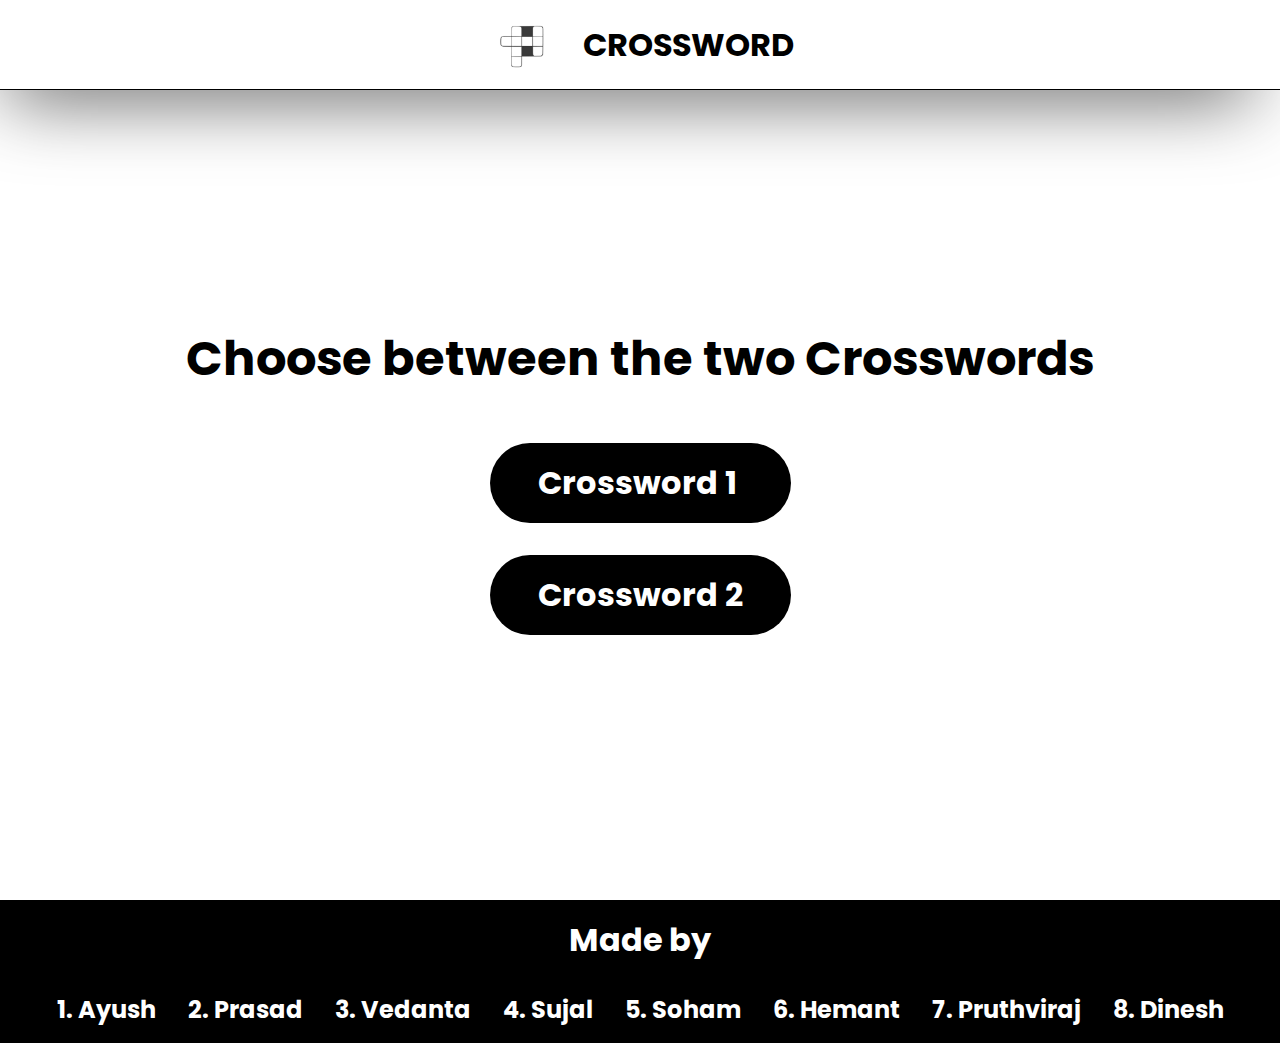
<file: index.html>
<!DOCTYPE html>
<html lang="en">
<head>
    <meta charset="UTF-8">
    <meta http-equiv="X-UA-Compatible" content="IE=edge">
    <meta name="viewport" content="width=device-width, initial-scale=1.0">
    <title>Crossword</title>
    <link rel="shortcut icon" href="img/favicon_white.png" type="image/x-icon">
    <link rel="stylesheet" href="style.css">
    <link rel="preconnect" href="https://fonts.googleapis.com">
    <link rel="preconnect" href="https://fonts.gstatic.com" crossorigin>
    <link href="https://fonts.googleapis.com/css2?family=Poppins:ital,wght@0,100;0,200;0,300;0,400;0,500;0,600;0,700;0,800;0,900;1,100;1,200;1,300;1,400;1,500;1,600;1,700;1,800;1,900&display=swap" rel="stylesheet">
</head>
<body>
    <nav class="navbar">
        <div class="content">
            <img src="img/favicon.png" alt="CS">
            <h1>CROSSWORD</h1>
        </div>
    </nav>

    <div class="main_body">
        <h1 class="title">Choose between the two Crosswords</h1>
        <div class="crossword">
            <a href="crossword1/">
                <div class="crossword1">
                    <h1>Crossword 1</h1>
                </div>
            </a>
            <a href="crossword2/">
                <div class="crossword2">
                    <h1>Crossword 2</h1>
                </div>
            </a>
    </div>

    <div class="footer">
        <h1>Made by  </h1>
        <div class="people">
            <h2 class="person">1. Ayush</h2>
            <h2 class="person">2. Prasad</h2>
            <h2 class="person">3. Vedanta</h2>
            <h2 class="person">4. Sujal</h2>
            <h2 class="person">5. Soham</h2>
            <h2 class="person">6. Hemant</h2>
            <h2 class="person">7. Pruthviraj</h2>
            <h2 class="person">8. Dinesh</h2>
        </div>
    </div>
</body>
</html>
</file>
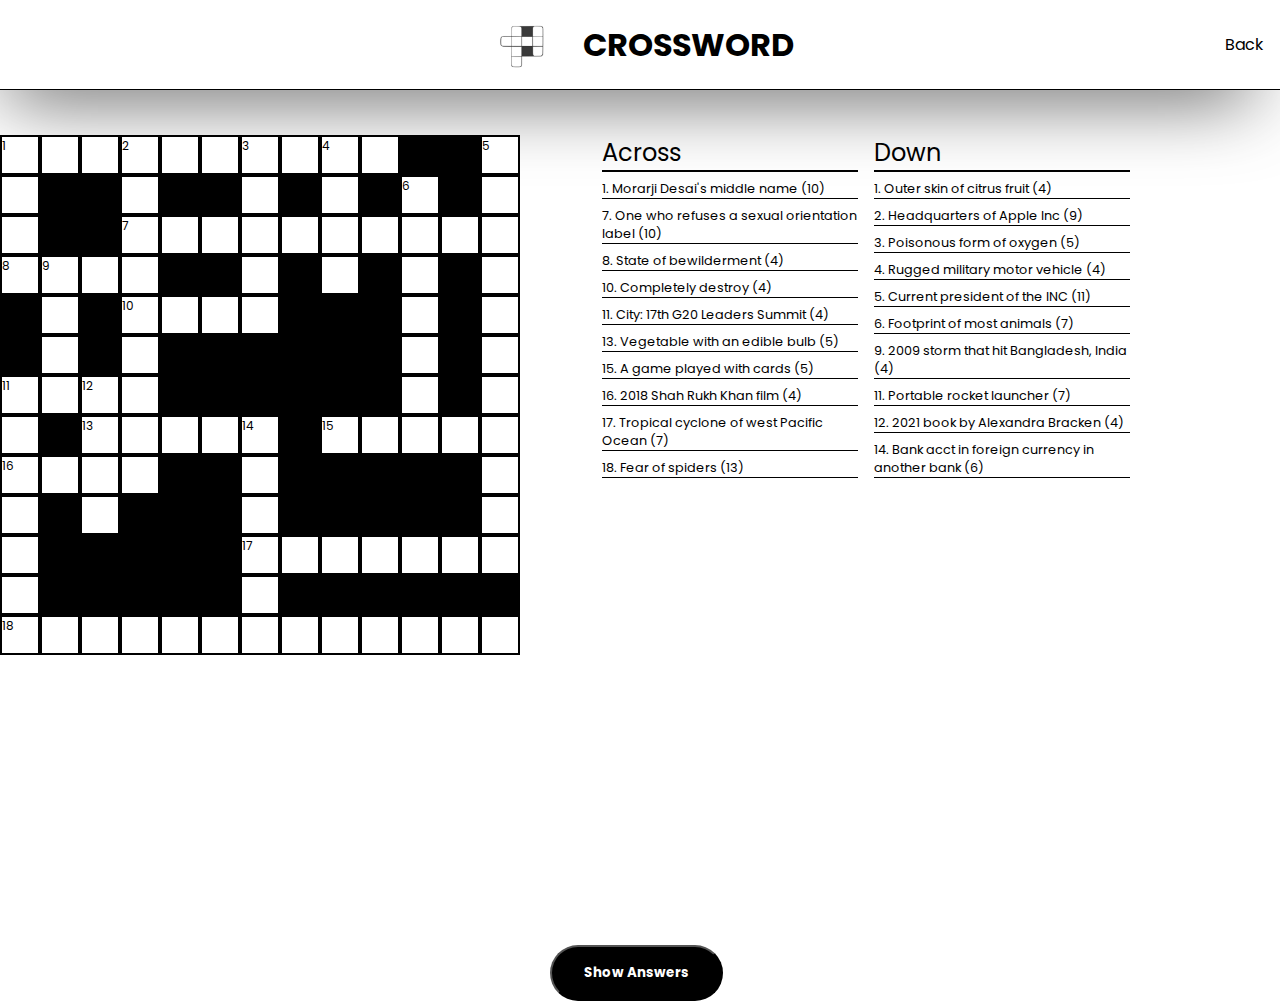
<file: crossword1/index.html>
<!DOCTYPE html>
<html lang="en">
<head>
    <meta charset="UTF-8">
    <meta http-equiv="X-UA-Compatible" content="IE=edge">
    <meta name="viewport" content="width=device-width, initial-scale=1.0">
    <title>Crossword 1</title>
    <link rel="shortcut icon" href="img/favicon_white.png" type="image/x-icon">
    <link rel="stylesheet" href="../style.css">
    <link rel="preconnect" href="https://fonts.googleapis.com">
    <link rel="preconnect" href="https://fonts.gstatic.com" crossorigin>
    <link href="https://fonts.googleapis.com/css2?family=Poppins:ital,wght@0,100;0,200;0,300;0,400;0,500;0,600;0,700;0,800;0,900;1,100;1,200;1,300;1,400;1,500;1,600;1,700;1,800;1,900&display=swap" rel="stylesheet">
</head>
<body>
    <nav class="navbar">
        <div class="content">
            <img src="../img/favicon.png" alt="CS">
            <h1>CROSSWORD</h1>
        </div>
        <div class="back">
            <a href="../">Back</a>
        </div>
    </nav>

    <div class="main">
        <div class="figure">
            <div class="row">
                <div class="box">1</div>
                <div class="box"></div>
                <div class="box"></div>
                <div class="box">2</div>
                <div class="box"></div>
                <div class="box"></div>
                <div class="box">3</div>
                <div class="box"></div>
                <div class="box">4</div>
                <div class="box"></div>
                <div class="box disabled"></div>
                <div class="box disabled"></div>
                <div class="box">5</div>
            </div>
            <div class="row">
                <div class="box"></div>
                <div class="box disabled"></div>
                <div class="box disabled"></div>
                <div class="box"></div>
                <div class="box disabled"></div>
                <div class="box disabled"></div>
                <div class="box"></div>
                <div class="box disabled"></div>
                <div class="box"></div>
                <div class="box disabled"></div>
                <div class="box">6</div>
                <div class="box disabled"></div>
                <div class="box"></div>
            </div>
            <div class="row">
                <div class="box"></div>
                <div class="box disabled"></div>
                <div class="box disabled"></div>
                <div class="box">7</div>
                <div class="box"></div>
                <div class="box"></div>
                <div class="box"></div>
                <div class="box"></div>
                <div class="box"></div>
                <div class="box"></div>
                <div class="box"></div>
                <div class="box"></div>
                <div class="box"></div>
            </div>
            <div class="row">
                <div class="box">8</div>
                <div class="box">9</div>
                <div class="box"></div>
                <div class="box"></div>
                <div class="box disabled"></div>
                <div class="box disabled"></div>
                <div class="box"></div>
                <div class="box disabled"></div>
                <div class="box"></div>
                <div class="box disabled"></div>
                <div class="box"></div>
                <div class="box disabled"></div>
                <div class="box"></div>
            </div>
            <div class="row">
                <div class="box disabled"></div>
                <div class="box"></div>
                <div class="box disabled"></div>
                <div class="box">10</div>
                <div class="box"></div>
                <div class="box"></div>
                <div class="box"></div>
                <div class="box disabled"></div>
                <div class="box disabled"></div>
                <div class="box disabled"></div>
                <div class="box"></div>
                <div class="box disabled"></div>
                <div class="box"></div>
            </div>
            <div class="row">
                <div class="box disabled"></div>
                <div class="box"></div>
                <div class="box disabled"></div>
                <div class="box"></div>
                <div class="box disabled"></div>
                <div class="box disabled"></div>
                <div class="box disabled"></div>
                <div class="box disabled"></div>
                <div class="box disabled"></div>
                <div class="box disabled"></div>
                <div class="box"></div>
                <div class="box disabled"></div>
                <div class="box"></div>
            </div>
            <div class="row">
                <div class="box">11</div>
                <div class="box"></div>
                <div class="box">12</div>
                <div class="box"></div>
                <div class="box disabled"></div>
                <div class="box disabled"></div>
                <div class="box disabled"></div>
                <div class="box disabled"></div>
                <div class="box disabled"></div>
                <div class="box disabled"></div>
                <div class="box"></div>
                <div class="box disabled"></div>
                <div class="box"></div>
            </div>
            <div class="row">
                <div class="box"></div>
                <div class="box disabled"></div>
                <div class="box">13</div>
                <div class="box"></div>
                <div class="box"></div>
                <div class="box"></div>
                <div class="box">14</div>
                <div class="box disabled"></div>
                <div class="box">15</div>
                <div class="box"></div>
                <div class="box"></div>
                <div class="box"></div>
                <div class="box"></div>
            </div>
            <div class="row">
                <div class="box">16</div>
                <div class="box"></div>
                <div class="box"></div>
                <div class="box"></div>
                <div class="box disabled"></div>
                <div class="box disabled"></div>
                <div class="box"></div>
                <div class="box disabled"></div>
                <div class="box disabled"></div>
                <div class="box disabled"></div>
                <div class="box disabled"></div>
                <div class="box disabled"></div>
                <div class="box"></div>
            </div>
            <div class="row">
                <div class="box"></div>
                <div class="box disabled"></div>
                <div class="box"></div>
                <div class="box disabled"></div>
                <div class="box disabled"></div>
                <div class="box disabled"></div>
                <div class="box"></div>
                <div class="box disabled"></div>
                <div class="box disabled"></div>
                <div class="box disabled"></div>
                <div class="box disabled"></div>
                <div class="box disabled"></div>
                <div class="box"></div>
            </div>
            <div class="row">
                <div class="box"></div>
                <div class="box disabled"></div>
                <div class="box disabled"></div>
                <div class="box disabled"></div>
                <div class="box disabled"></div>
                <div class="box disabled"></div>
                <div class="box">17</div>
                <div class="box"></div>
                <div class="box"></div>
                <div class="box"></div>
                <div class="box"></div>
                <div class="box"></div>
                <div class="box"></div>
            </div>
            <div class="row">
                <div class="box"></div>
                <div class="box disabled"></div>
                <div class="box disabled"></div>
                <div class="box disabled"></div>
                <div class="box disabled"></div>
                <div class="box disabled"></div>
                <div class="box"></div>
                <div class="box disabled"></div>
                <div class="box disabled"></div>
                <div class="box disabled"></div>
                <div class="box disabled"></div>
                <div class="box disabled"></div>
                <div class="box disabled"></div>
            </div>
            <div class="row">
                <div class="box">18</div>
                <div class="box"></div>
                <div class="box"></div>
                <div class="box"></div>
                <div class="box"></div>
                <div class="box"></div>
                <div class="box"></div>
                <div class="box"></div>
                <div class="box"></div>
                <div class="box"></div>
                <div class="box"></div>
                <div class="box"></div>
                <div class="box"></div>
            </div>
        </div>
        <div class="questions">
            <div class="column">
                <div class="col_heading">Across</div>
                <div class="actual_questions">
                    <div class="question">1. Morarji Desai's middle name (10)
                        <div class="answers">A. RANCHHODJI</div>
                    </div>
                    <div class="question">7. One who refuses a sexual orientation label (10)
                        <div class="answers">A. POMOSEXUAL</div>
                    </div>
                    <div class="question">8. State of bewilderment (4)
                        <div class="answers">A. DAZE</div>
                    </div>
                    <div class="question">10. Completely destroy (4)
                        <div class="answers">A. RAZE</div>
                    </div>
                    <div class="question">11. City: 17th G20 Leaders Summit (4)
                        <div class="answers">A. BALI</div>
                    </div>
                    <div class="question">13. Vegetable with an edible bulb (5)
                        <div class="answers">A. OINION</div>
                    </div>
                    <div class="question">15. A game played with cards (5)
                        <div class="answers">A. POKER</div>
                    </div>
                    <div class="question">16. 2018 Shah Rukh Khan film (4)
                        <div class="answers">A. ZERO</div>
                    </div>
                    <div class="question">17. Tropical cyclone of west Pacific Ocean (7)
                        <div class="answers">A. TYPHOON</div>
                    </div>
                    <div class="question">18. Fear of spiders (13)
                        <div class="answers">A. ARACHNOPHOBIA</div>
                    </div>
                </div>
            </div>
            <div class="column">
                <div class="col_heading">Down</div>
                <div class="actual_questions">
                    <div class="question">1. Outer skin of citrus fruit (4)
                        <div class="answers">A. RIND</div>
                    </div>
                    <div class="question">2. Headquarters of Apple Inc (9)
                        <div class="answers">A. CUPERTINO</div>
                    </div>
                    <div class="question">3. Poisonous form of oxygen (5)
                        <div class="answers">A. OZONE</div>
                    </div>
                    <div class="question">4. Rugged military motor vehicle (4)
                        <div class="answers">A. JEEP</div>
                    </div>
                    <div class="question">5. Current president of the INC (11)
                        <div class="answers">A. MALLIKARJUN</div>
                    </div>
                    <div class="question">6. Footprint of most animals (7)
                        <div class="answers">A. PUGMARK</div>
                    </div>
                    <div class="question">9. 2009 storm that hit Bangladesh, India (4)
                        <div class="answers">A. AILA</div>
                    </div>
                    <div class="question">11. Portable rocket launcher (7)
                        <div class="answers">A. BAZOOKA</div>
                    </div>
                    <div class="question">12. 2021 book by Alexandra Bracken (4)
                        <div class="answers">A. LORE</div>
                    </div>
                    <div class="question">14. Bank acct in foreign currency in another bank (6)
                        <div class="answers">A. NOSTRO</div>
                    </div>
                </div>
            </div>
        </div>
    </div>
    <button class="reveal">Show Answers</button>
    <script src="index.js"></script>
</body>
</html>
</file>
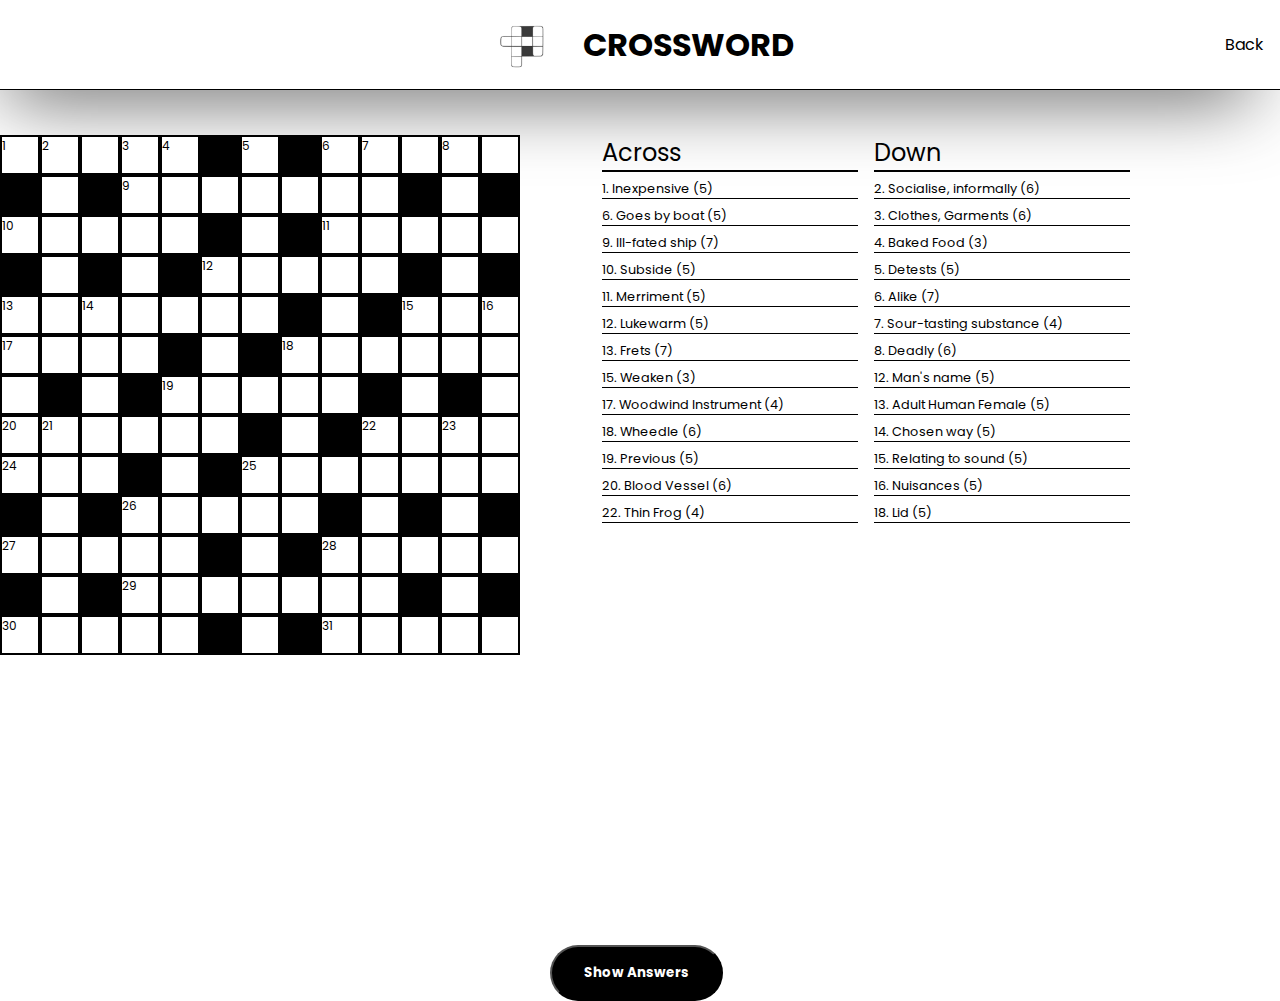
<file: crossword2/index.html>
<!DOCTYPE html>
<html lang="en">
<head>
    <meta charset="UTF-8">
    <meta http-equiv="X-UA-Compatible" content="IE=edge">
    <meta name="viewport" content="width=device-width, initial-scale=1.0">
    <title>Crossword 2</title>
    <link rel="shortcut icon" href="img/favicon_white.png" type="image/x-icon">
    <link rel="stylesheet" href="../style.css">
    <link rel="preconnect" href="https://fonts.googleapis.com">
    <link rel="preconnect" href="https://fonts.gstatic.com" crossorigin>
    <link href="https://fonts.googleapis.com/css2?family=Poppins:ital,wght@0,100;0,200;0,300;0,400;0,500;0,600;0,700;0,800;0,900;1,100;1,200;1,300;1,400;1,500;1,600;1,700;1,800;1,900&display=swap" rel="stylesheet">
</head>
<body>
    <nav class="navbar">
        <div class="content">
            <img src="../img/favicon.png" alt="CS">
            <h1>CROSSWORD</h1>
        </div>
        <div class="back">
            <a href="../">Back</a>
        </div>
    </nav>

    <div class="main">
        <div class="figure">
            <div class="row">
                <div class="box">1</div>
                <div class="box">2</div>
                <div class="box"></div>
                <div class="box">3</div>
                <div class="box">4</div>
                <div class="box disabled"></div>
                <div class="box">5</div>
                <div class="box disabled"></div>
                <div class="box">6</div>
                <div class="box">7</div>
                <div class="box "></div>
                <div class="box ">8</div>
                <div class="box"></div>
            </div>
            <div class="row">
                <div class="box disabled"></div>
                <div class="box "></div>
                <div class="box  disabled"></div>
                <div class="box">9</div>
                <div class="box "></div>
                <div class="box "></div>
                <div class="box"></div>
                <div class="box "></div>
                <div class="box"></div>
                <div class="box "></div>
                <div class="box disabled"></div>
                <div class="box "></div>
                <div class="box disabled"></div>
            </div>
            <div class="row">
                <div class="box">10</div>
                <div class="box "></div>
                <div class="box "></div>
                <div class="box"></div>
                <div class="box"></div>
                <div class="box disabled"></div>
                <div class="box"></div>
                <div class="box disabled"></div>
                <div class="box">11</div>
                <div class="box"></div>
                <div class="box"></div>
                <div class="box"></div>
                <div class="box"></div>
            </div>
            <div class="row">
                <div class="box disabled"></div>
                <div class="box"></div>
                <div class="box disabled"></div>
                <div class="box"></div>
                <div class="box disabled "></div>
                <div class="box ">12</div>
                <div class="box"></div>
                <div class="box "></div>
                <div class="box"></div>
                <div class="box "></div>
                <div class="box disabled"></div>
                <div class="box "></div>
                <div class="box disabled"></div>
            </div>
            <div class="row">
                <div class="box ">13</div>
                <div class="box"></div>
                <div class="box ">14</div>
                <div class="box"></div>
                <div class="box"></div>
                <div class="box"></div>
                <div class="box"></div>
                <div class="box disabled "></div>
                <div class="box "></div>
                <div class="box disabled "></div>
                <div class="box">15</div>
                <div class="box "></div>
                <div class="box">16</div>
            </div>
            <div class="row">
                <div class="box ">17</div>
                <div class="box"></div>
                <div class="box "></div>
                <div class="box"></div>
                <div class="box disabled "></div>
                <div class="box "></div>
                <div class="box disabled "></div>
                <div class="box ">18</div>
                <div class="box "></div>
                <div class="box "></div>
                <div class="box"></div>
                <div class="box "></div>
                <div class="box"></div>
            </div>
            <div class="row">
                <div class="box"></div>
                <div class="box disabled"></div>
                <div class="box"></div>
                <div class="box disabled"></div>
                <div class="box ">19</div>
                <div class="box "></div>
                <div class="box "></div>
                <div class="box "></div>
                <div class="box "></div>
                <div class="box disabled "></div>
                <div class="box"></div>
                <div class="box  disabled"></div>
                <div class="box"></div>
            </div>
            <div class="row">
                <div class="box">20</div>
                <div class="box ">21</div>
                <div class="box"></div>
                <div class="box"></div>
                <div class="box"></div>
                <div class="box"></div>
                <div class="box disabled"></div>
                <div class="box "></div>
                <div class="box disabled"></div>
                <div class="box">22</div>
                <div class="box"></div>
                <div class="box">23</div>
                <div class="box"></div>
            </div>
            <div class="row">
                <div class="box">24</div>
                <div class="box"></div>
                <div class="box"></div>
                <div class="box disabled"></div>
                <div class="box "></div>
                <div class="box  disabled"></div>
                <div class="box">25</div>
                <div class="box "></div>
                <div class="box "></div>
                <div class="box "></div>
                <div class="box "></div>
                <div class="box "></div>
                <div class="box"></div>
            </div>
            <div class="row">
                <div class="box disabled"></div>
                <div class="box "></div>
                <div class="box disabled"></div>
                <div class="box ">26</div>
                <div class="box "></div>
                <div class="box "></div>
                <div class="box"></div>
                <div class="box "></div>
                <div class="box disabled "></div>
                <div class="box "></div>
                <div class="box disabled "></div>
                <div class="box "></div>
                <div class="box disabled"></div>
            </div>
            <div class="row">
                <div class="box">27</div>
                <div class="box "></div>
                <div class="box "></div>
                <div class="box "></div>
                <div class="box "></div>
                <div class="box disabled "></div>
                <div class="box"></div>
                <div class="box disabled"></div>
                <div class="box">28</div>
                <div class="box"></div>
                <div class="box"></div>
                <div class="box"></div>
                <div class="box"></div>
            </div>
            <div class="row">
                <div class="box disabled"></div>
                <div class="box "></div>
                <div class="box disabled "></div>
                <div class="box ">29</div>
                <div class="box "></div>
                <div class="box "></div>
                <div class="box"></div>
                <div class="box "></div>
                <div class="box "></div>
                <div class="box "></div>
                <div class="box disabled "></div>
                <div class="box "></div>
                <div class="box disabled "></div>
            </div>
            <div class="row">
                <div class="box">30</div>
                <div class="box"></div>
                <div class="box"></div>
                <div class="box"></div>
                <div class="box"></div>
                <div class="box disabled"></div>
                <div class="box"></div>
                <div class="box disabled"></div>
                <div class="box">31</div>
                <div class="box"></div>
                <div class="box"></div>
                <div class="box"></div>
                <div class="box"></div>
            </div>
        </div>
        <div class="questions">
            <div class="column">
                <div class="col_heading">Across</div>
                <div class="actual_questions">
                    <div class="question">1. Inexpensive (5)
                        <div class="answers">A. CHEAP</div>
                    </div>
                    <div class="question">6. Goes by boat (5)
                        <div class="answers">A. SAILS</div>
                    </div>
                    <div class="question">9. lll-fated ship (7)
                        <div class="answers">A. TITANIC</div>
                    </div>
                    <div class="question">10. Subside (5)
                        <div class="answers">A. ABATE</div>
                    </div>
                    <div class="question">11. Merriment (5)
                        <div class="answers">A. MIRTH</div>
                    </div>
                    <div class="question">12. Lukewarm (5)
                        <div class="answers">A. TEPID</div>
                    </div>
                    <div class="question">13. Frets (7)
                        <div class="answers">A. WORRIES</div>
                    </div>
                    <div class="question">15. Weaken (3)
                        <div class="answers">A. SAP</div>
                    </div>
                    <div class="question">17. Woodwind Instrument (4)
                        <div class="answers">A. OBOE</div>
                    </div>
                    <div class="question">18. Wheedle (6)
                        <div class="answers">A. CAJOLE</div>
                    </div>
                    <div class="question">19. Previous (5)
                        <div class="answers">A. PRIOR</div>
                    </div>
                    <div class="question">20. Blood Vessel (6)
                        <div class="answers">A. ARTERY</div>
                    </div>
                    <div class="question">22. Thin Frog (4)
                        <div class="answers">A. MIST</div>
                    </div>
                </div>
            </div>
            <div class="column">
                <div class="col_heading">Down</div>
                <div class="actual_questions">
                    <div class="question">2. Socialise, informally (6)
                        <div class="answers">A. HOBNOB</div>
                    </div>
                    <div class="question">3. Clothes, Garments (6)
                        <div class="answers">A. ATTIRE</div>
                    </div>
                    <div class="question">4. Baked Food (3)
                        <div class="answers">A. PIE</div>
                    </div>
                    <div class="question">5. Detests (5)
                        <div class="answers">A. HATES</div>
                    </div>
                    <div class="question">6. Alike (7)
                        <div class="answers">A. SIMILAR</div>
                    </div>
                    <div class="question">7. Sour-tasting substance (4)
                        <div class="answers">A. ACID</div>
                    </div>
                    <div class="question">8. Deadly (6)
                        <div class="answers">A. LETHAL</div>
                    </div>
                    <div class="question">12. Man's name (5)
                        <div class="answers">A. TERRY</div>
                    </div>
                    <div class="question">13. Adult Human Female (5)
                        <div class="answers">A. WOMEN</div>
                    </div>
                    <div class="question">14. Chosen way (5)
                        <div class="answers">A. ROUTE</div>
                    </div>
                    <div class="question">15. Relating to sound (5)
                        <div class="answers">A. SONIC</div>
                    </div>
                    <div class="question">16. Nuisances (5)
                        <div class="answers">A. PESTS</div>
                    </div>
                    <div class="question">18. Lid (5)
                        <div class="answers">A. COVER</div>
                    </div>
                </div>
            </div>
        </div>
    </div>
    <button class="reveal">Show Answers</button>
    <script src="index.js"></script>
</body>
</html>
</file>
<file: style.css>
*,*::before,*::after {
    box-sizing: border-box;
    margin: 0;
    padding: 0;
    font-family: Poppins;
    transition: all 0.3s;
}

.navbar {
    background-color: #fff;
    border-bottom: 1px solid black;
    height: 10vh;
    /* position: fixed; */
    top: 0;
    width: 100%;
    z-index: 99;
    -webkit-box-shadow: -12px 22px 77px -18px rgba(0,0,0,0.75);
    -moz-box-shadow: -12px 22px 77px -18px rgba(0,0,0,0.75);
    box-shadow: -12px 22px 77px -18px rgba(0,0,0,0.75);
}

.navbar > .content {
    display: flex;
    align-items: center;
    justify-content: center;
    gap: 0.5rem;
    height: 100%;
}

.content > img {
    height: 8vh;
    width: 8vh;
}

.content > h1 {
    font-size: 2rem;
    margin-left: 1rem;
}

.main_body {
    height: 90vh;
    display: flex;
    align-items: center;
    justify-content: center;
    flex-direction: column;
}

.main_body::before {
    content: '';
    position: absolute;
    height: 90vh;
    width: 100%;
    z-index: -1;
    opacity: 15%;
    background-image: url(https://st.depositphotos.com/2101611/4338/v/600/depositphotos_43381027-stock-illustration-black-and-white-chequered-abtract.jpg);
    background-size: cover;
    background-repeat: no-repeat;
}

.main_body > h1 {
    font-size: 3rem;
    margin-bottom: 1rem;
}

a {
    text-decoration: none;
}

.crossword > a > div > h1 {
    background-color: black;
    color: white;
    padding: 1rem 3rem;
    border-radius: 4rem;
    margin: 2rem;
}

.crossword > a > div > h1:hover {
    background-color: transparent;
    color: black;
    border: 2px solid black;
    transform: scale(1.1);
}

.navbar > .back {
    position: absolute;
    right: 1rem;
    top: 3.5vh;
}

.back > a {
    color: black !important;
}

.back:hover {
    transform: scale(1.2);
    transform-origin: right;
}

.figure {
    width: 50vw;
    height: 100%;
    display: flex;
    flex-direction: column;
}

.row {
    display: flex;
    flex-direction: row;
}

.main {
    height: 90vh;
    width: 100%;
    display: flex;
    align-items: center;
    justify-content: center;
    flex-direction: row;
    margin-top: 5vh;
}

.box {
    background-color: white;
    height: 2.5rem; width: 2.5rem;
    border: 2px solid black;
    font-size: 0.75rem;
}

.disabled {
    background-color: black;
}

.questions {
    width: 80vh;
    height: 90vh;
    display: flex;
    flex-direction: row;
    gap: 1rem;
}

.column {
    display: flex;
    flex-direction: column;
}

.col_heading {
    font-size: 1.5rem;
    margin-bottom: 0.5rem;
    border-bottom: 2px solid black;
}

.question {
    font-size: 0.8rem;
    margin-bottom: 0.5rem;
    border-bottom: 1px solid black;
    width: 20vw;
}

.answers {
    font-weight: bold;
    display: none;
}

.reveal {
    position: absolute;
    left: 43vw;
    font-weight: bold;
    color: white;
    background-color: black;
    padding: 1rem 2rem;
    border-radius: 4rem;
    cursor: pointer;
}

.reveal:hover {
    transform: scale(1.1);
}


.footer {
    padding: 1rem 2rem;
    position: absolute;
    transform: translateY(100%);
    bottom: 0;
    width: 100%;
    background-color: black;
    color: white !important;
    display: flex;
    flex-direction: column;
    gap: 1.75rem;
    align-items: center;
    justify-content: center;
}

.people {
    display: flex;
    gap: 2rem;
}
</file>
